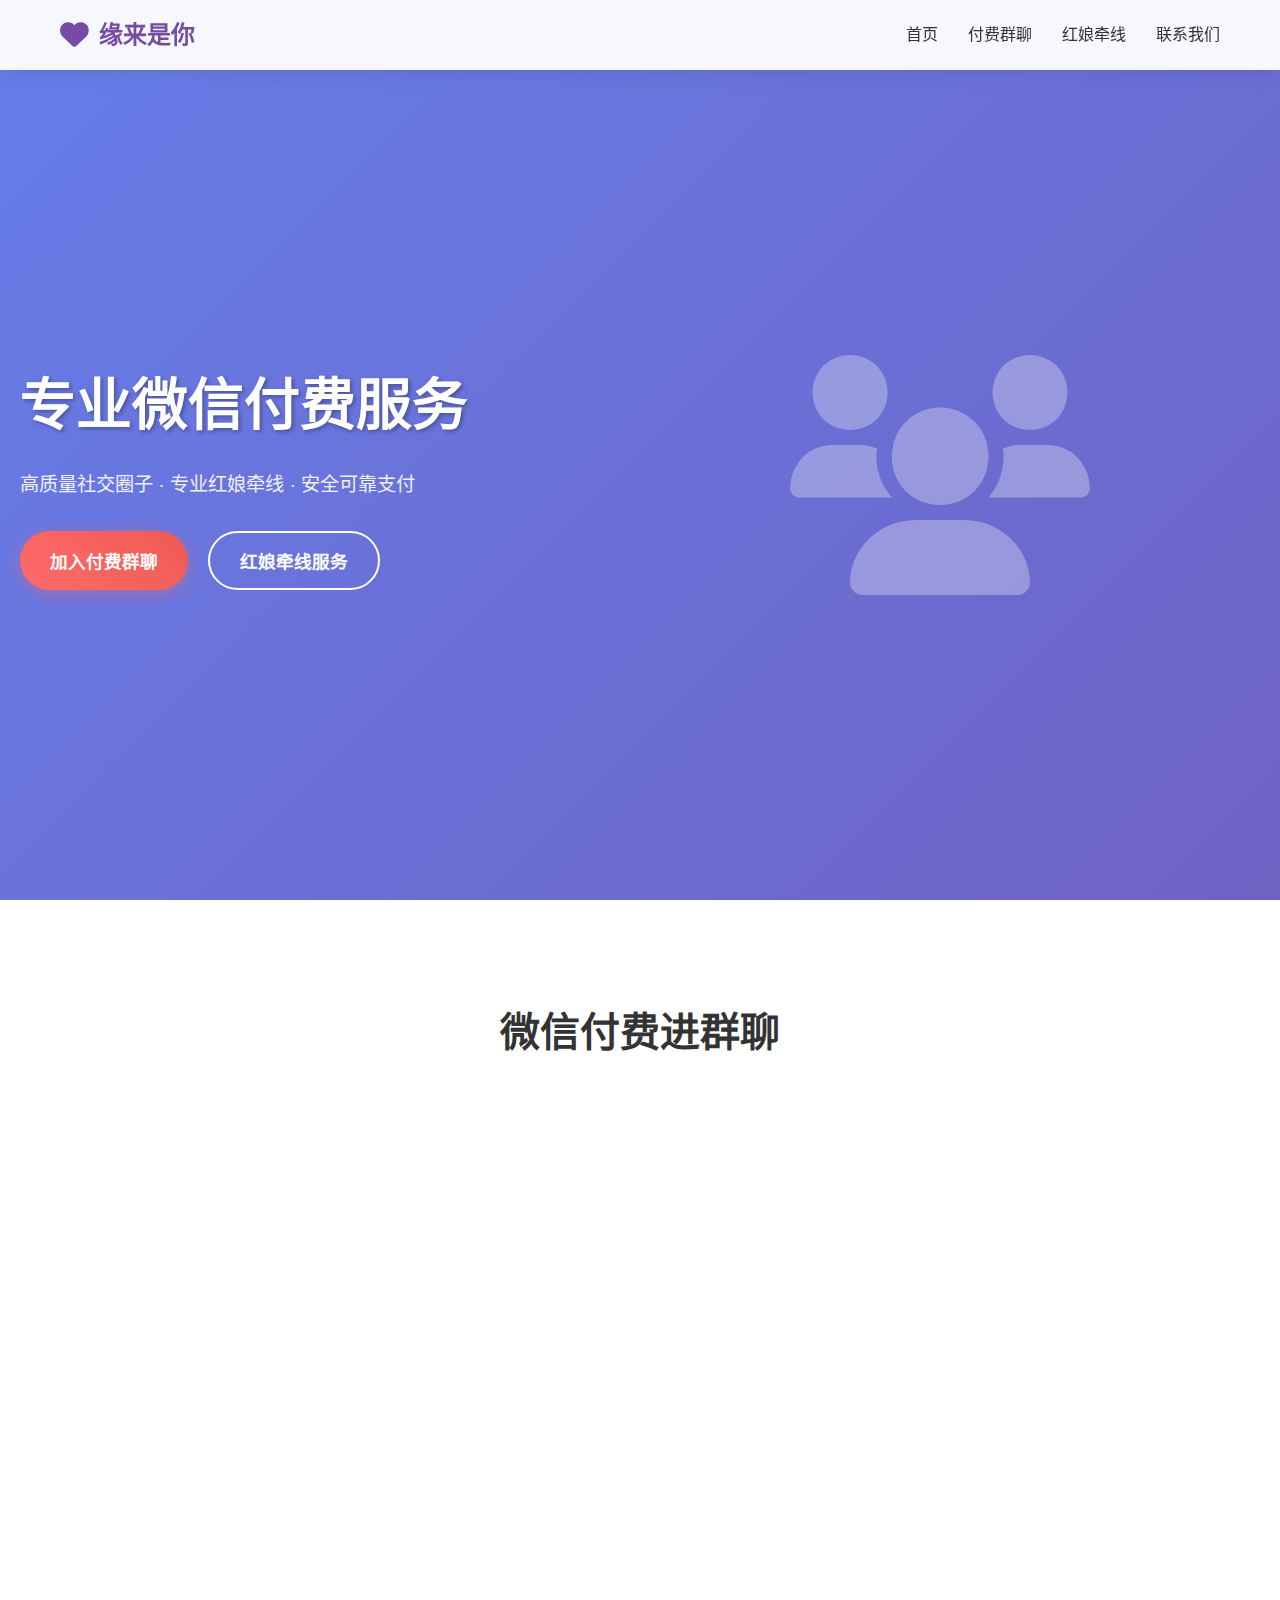
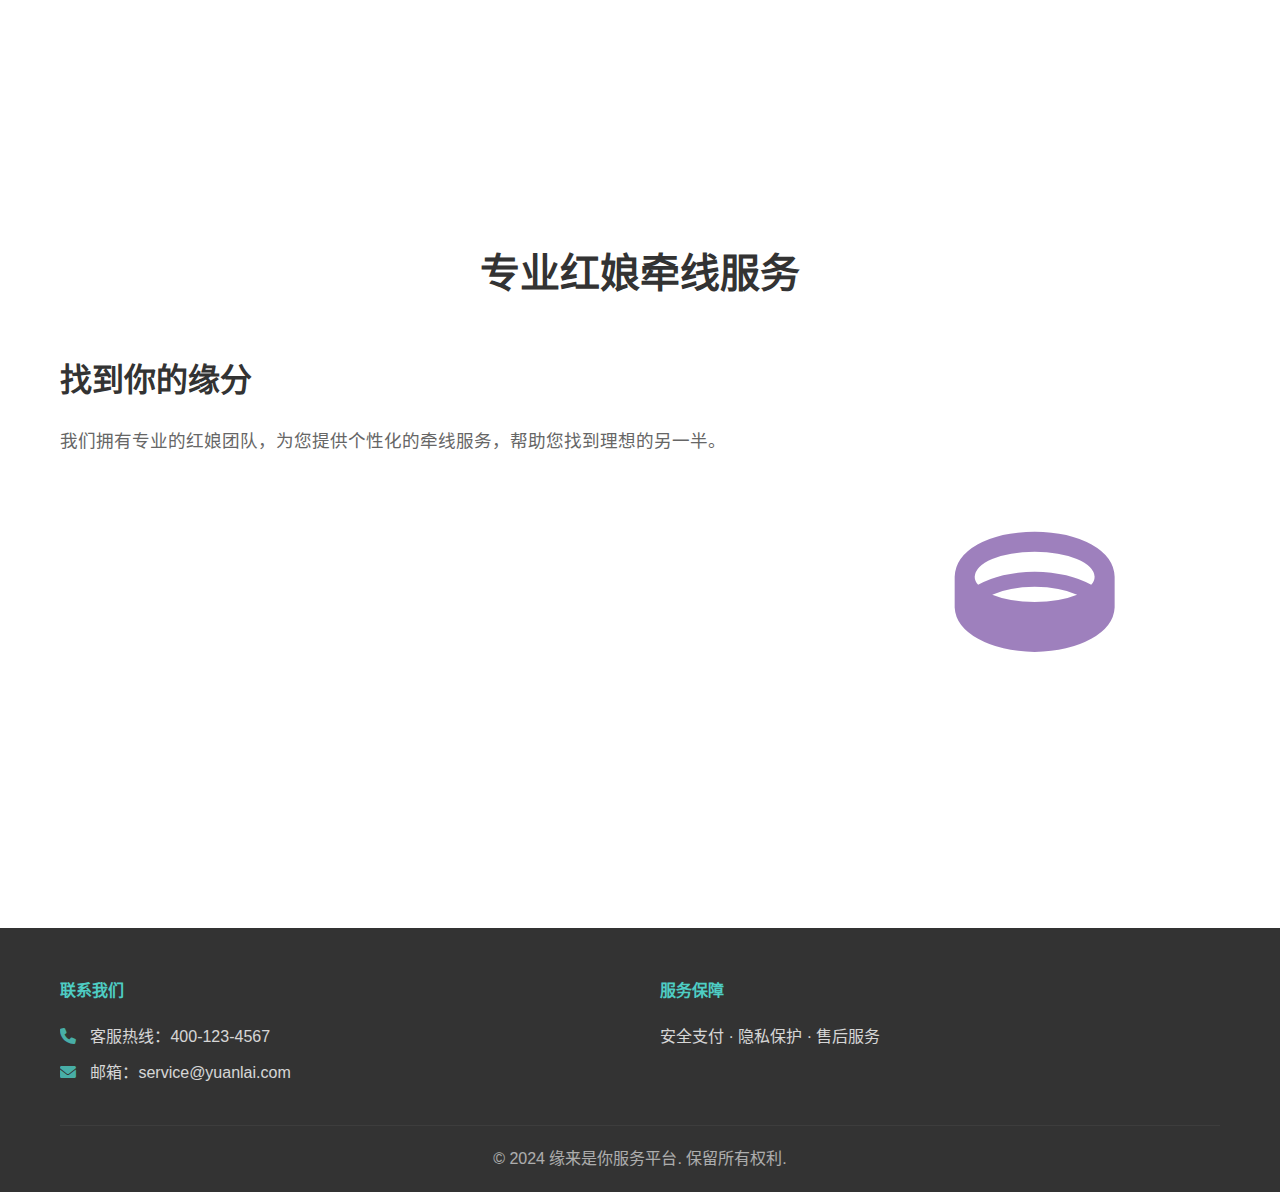
<file: index.html>
<!DOCTYPE html>
<html lang="zh-CN">
<head>
    <meta charset="UTF-8">
    <meta name="viewport" content="width=device-width, initial-scale=1.0">
    <title>微信付费进群聊 & 红娘牵线服务</title>
    <link rel="stylesheet" href="style.css">
    <link rel="stylesheet" href="https://cdnjs.cloudflare.com/ajax/libs/font-awesome/6.0.0/css/all.min.css">
</head>
<body>
    <!-- 导航栏 -->
    <nav class="navbar">
        <div class="nav-container">
            <div class="nav-logo">
                <i class="fas fa-heart"></i>
                <span>缘来是你</span>
            </div>
            <ul class="nav-menu">
                <li><a href="#home">首页</a></li>
                <li><a href="#groups">付费群聊</a></li>
                <li><a href="#matchmaking">红娘牵线</a></li>
                <li><a href="#contact">联系我们</a></li>
            </ul>
            <div class="hamburger">
                <span></span>
                <span></span>
                <span></span>
            </div>
        </div>
    </nav>

    <!-- 首页横幅 -->
    <section id="home" class="hero">
        <div class="hero-content">
            <h1>专业微信付费服务</h1>
            <p>高质量社交圈子 · 专业红娘牵线 · 安全可靠支付</p>
            <div class="hero-buttons">
                <button class="btn-primary" onclick="scrollToSection('groups')">加入付费群聊</button>
                <button class="btn-secondary" onclick="scrollToSection('matchmaking')">红娘牵线服务</button>
            </div>
        </div>
        <div class="hero-image">
            <i class="fas fa-users"></i>
        </div>
    </section>

    <!-- 付费群聊服务 -->
    <section id="groups" class="services">
        <div class="container">
            <h2>微信付费进群聊</h2>
            <div class="service-grid">
                <div class="service-card">
                    <div class="service-icon">
                        <i class="fas fa-graduation-cap"></i>
                    </div>
                    <h3>学习交流群</h3>
                    <p class="price">¥99/月</p>
                    <ul>
                        <li>专业学习资料分享</li>
                        <li>名师在线指导</li>
                        <li>学习伙伴互助</li>
                    </ul>
                    <button class="btn-buy" onclick="initiatePayment('学习交流群', 99)">立即加入</button>
                </div>
                
                <div class="service-card">
                    <div class="service-icon">
                        <i class="fas fa-briefcase"></i>
                    </div>
                    <h3>商务合作群</h3>
                    <p class="price">¥199/月</p>
                    <ul>
                        <li>高端商务人脉</li>
                        <li>项目合作机会</li>
                        <li>资源共享平台</li>
                    </ul>
                    <button class="btn-buy" onclick="initiatePayment('商务合作群', 199)">立即加入</button>
                </div>
                
                <div class="service-card">
                    <div class="service-icon">
                        <i class="fas fa-heart"></i>
                    </div>
                    <h3>情感交流群</h3>
                    <p class="price">¥149/月</p>
                    <ul>
                        <li>情感问题解答</li>
                        <li>心理专家指导</li>
                        <li>温暖互助社区</li>
                    </ul>
                    <button class="btn-buy" onclick="initiatePayment('情感交流群', 149)">立即加入</button>
                </div>
            </div>
        </div>
    </section>

    <!-- 红娘牵线服务 -->
    <section id="matchmaking" class="matchmaking">
        <div class="container">
            <h2>专业红娘牵线服务</h2>
            <div class="matchmaking-content">
                <div class="matchmaking-info">
                    <h3>找到你的缘分</h3>
                    <p>我们拥有专业的红娘团队，为您提供个性化的牵线服务，帮助您找到理想的另一半。</p>
                    
                    <div class="service-options">
                        <div class="option">
                            <h4>基础牵线服务</h4>
                            <p class="price">¥299</p>
                            <ul>
                                <li>专业红娘一对一咨询</li>
                                <li>3次匹配推荐</li>
                                <li>基础沟通指导</li>
                            </ul>
                            <button class="btn-buy" onclick="initiatePayment('基础牵线服务', 299)">选择服务</button>
                        </div>
                        
                        <div class="option">
                            <h4>高级牵线服务</h4>
                            <p class="price">¥599</p>
                            <ul>
                                <li>资深红娘全程服务</li>
                                <li>无限次匹配推荐</li>
                                <li>深度情感指导</li>
                                <li>约会安排协助</li>
                            </ul>
                            <button class="btn-buy" onclick="initiatePayment('高级牵线服务', 599)">选择服务</button>
                        </div>
                    </div>
                </div>
                
                <div class="matchmaking-image">
                    <i class="fas fa-ring"></i>
                </div>
            </div>
        </div>
    </section>

    <!-- 支付弹窗 -->
    <div id="paymentModal" class="modal">
        <div class="modal-content">
            <span class="close">&times;</span>
            <h3><i class="fas fa-credit-card"></i> 确认支付</h3>
            <div class="payment-info">
                <div class="payment-item">
                    <span class="label">服务项目：</span>
                    <span id="paymentService" class="value"></span>
                </div>
                <div class="payment-item">
                    <span class="label">支付金额：</span>
                    <span class="value">¥<span id="paymentAmount"></span></span>
                </div>
                <div class="payment-item">
                    <span class="label">订单编号：</span>
                    <span id="paymentOrderNo" class="value"></span>
                </div>
            </div>
            
            <div class="payment-methods">
                <h4>选择支付方式</h4>
                <div class="method-options">
                    <div class="method-option active" data-type="alipay">
                        <i class="fab fa-alipay"></i>
                        <span>支付宝支付</span>
                    </div>
                    <div class="method-option" data-type="wxpay">
                        <i class="fab fa-weixin"></i>
                        <span>微信支付</span>
                    </div>
                    <div class="method-option" data-type="bank">
                        <i class="fas fa-university"></i>
                        <span>银行卡支付</span>
                    </div>
                </div>
            </div>
            
            <div class="payment-actions">
                <button class="btn-cancel" onclick="closePaymentModal()">取消</button>
                <button class="btn-pay" onclick="processPayment()">
                    <i class="fas fa-lock"></i>
                    安全支付
                </button>
            </div>
            
            <div class="payment-security">
                <i class="fas fa-shield-alt"></i>
                <span>支付安全由支付宝/微信/银行保障</span>
            </div>
        </div>
    </div>

    <!-- 页脚 -->
    <footer class="footer">
        <div class="container">
            <div class="footer-content">
                <div class="footer-section">
                    <h4>联系我们</h4>
                    <p><i class="fas fa-phone"></i> 客服热线：400-123-4567</p>
                    <p><i class="fas fa-envelope"></i> 邮箱：service@yuanlai.com</p>
                </div>
                <div class="footer-section">
                    <h4>服务保障</h4>
                    <p>安全支付 · 隐私保护 · 售后服务</p>
                </div>
            </div>
            <div class="footer-bottom">
                <p>&copy; 2024 缘来是你服务平台. 保留所有权利.</p>
            </div>
        </div>
    </footer>

    <script src="script.js"></script>
</body>
</html>
</file>
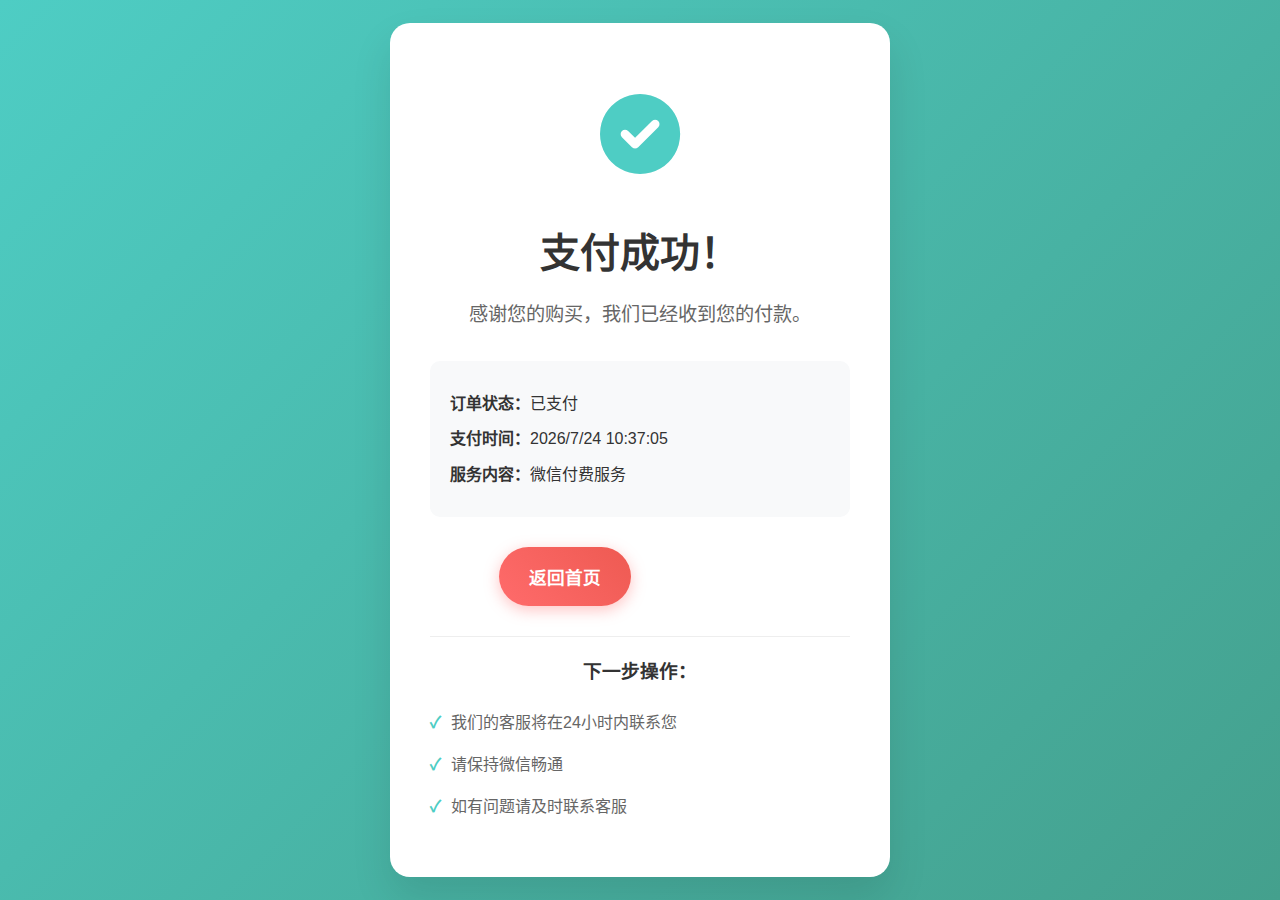
<file: success.html>
<!DOCTYPE html>
<html lang="zh-CN">
<head>
    <meta charset="UTF-8">
    <meta name="viewport" content="width=device-width, initial-scale=1.0">
    <title>支付成功 - 缘来是你服务平台</title>
    <link rel="stylesheet" href="style.css">
    <link rel="stylesheet" href="https://cdnjs.cloudflare.com/ajax/libs/font-awesome/6.0.0/css/all.min.css">
</head>
<body style="background: linear-gradient(135deg, #4ecdc4 0%, #44a08d 100%);">
    <div class="success-container">
        <div class="success-card">
            <div class="success-icon">
                <i class="fas fa-check-circle"></i>
            </div>
            <h1>支付成功！</h1>
            <p>感谢您的购买，我们已经收到您的付款。</p>
            <div class="success-details">
                <p><strong>订单状态：</strong>已支付</p>
                <p><strong>支付时间：</strong><span id="paymentTime"></span></p>
                <p><strong>服务内容：</strong><span id="serviceName"></span></p>
            </div>
            <div class="success-actions">
                <button class="btn-primary" onclick="goHome()">返回首页</button>
                <button class="btn-secondary" onclick="contactSupport()">联系客服</button>
            </div>
            <div class="success-tips">
                <h3>下一步操作：</h3>
                <ul>
                    <li>我们的客服将在24小时内联系您</li>
                    <li>请保持微信畅通</li>
                    <li>如有问题请及时联系客服</li>
                </ul>
            </div>
        </div>
    </div>

    <script>
        // 显示支付时间
        document.getElementById('paymentTime').textContent = new Date().toLocaleString('zh-CN');
        
        // 从URL参数获取服务名称
        const urlParams = new URLSearchParams(window.location.search);
        const service = urlParams.get('service') || '微信付费服务';
        document.getElementById('serviceName').textContent = service;
        
        function goHome() {
            window.location.href = 'index.html';
        }
        
        function contactSupport() {
            window.location.href = 'tel:4001234567';
        }
    </script>

    <style>
        .success-container {
            min-height: 100vh;
            display: flex;
            align-items: center;
            justify-content: center;
            padding: 20px;
        }
        
        .success-card {
            background: white;
            padding: 50px 40px;
            border-radius: 20px;
            text-align: center;
            box-shadow: 0 20px 40px rgba(0, 0, 0, 0.1);
            max-width: 500px;
            width: 100%;
        }
        
        .success-icon {
            font-size: 5rem;
            color: #4ecdc4;
            margin-bottom: 20px;
        }
        
        .success-card h1 {
            color: #333;
            margin-bottom: 15px;
            font-size: 2.5rem;
        }
        
        .success-card > p {
            color: #666;
            font-size: 1.2rem;
            margin-bottom: 30px;
        }
        
        .success-details {
            background: #f8f9fa;
            padding: 20px;
            border-radius: 10px;
            margin: 30px 0;
            text-align: left;
        }
        
        .success-details p {
            margin: 10px 0;
            color: #333;
        }
        
        .success-actions {
            display: flex;
            gap: 15px;
            justify-content: center;
            margin: 30px 0;
        }
        
        .success-tips {
            margin-top: 30px;
            padding-top: 20px;
            border-top: 1px solid #eee;
        }
        
        .success-tips h3 {
            color: #333;
            margin-bottom: 15px;
        }
        
        .success-tips ul {
            list-style: none;
            text-align: left;
        }
        
        .success-tips li {
            padding: 8px 0;
            color: #666;
        }
        
        .success-tips li:before {
            content: "✓";
            color: #4ecdc4;
            font-weight: bold;
            margin-right: 10px;
        }
        
        @media (max-width: 480px) {
            .success-card {
                padding: 30px 20px;
            }
            
            .success-actions {
                flex-direction: column;
            }
            
            .success-icon {
                font-size: 4rem;
            }
            
            .success-card h1 {
                font-size: 2rem;
            }
        }
    </style>
</body>
</html>
</file>
<file: style.css>
/* 基础样式重置 */
* {
    margin: 0;
    padding: 0;
    box-sizing: border-box;
}

body {
    font-family: 'Arial', 'Microsoft YaHei', sans-serif;
    line-height: 1.6;
    color: #333;
    background: linear-gradient(135deg, #667eea 0%, #764ba2 100%);
    min-height: 100vh;
}

.container {
    max-width: 1200px;
    margin: 0 auto;
    padding: 0 20px;
}

/* 导航栏样式 */
.navbar {
    background: rgba(255, 255, 255, 0.95);
    backdrop-filter: blur(10px);
    position: fixed;
    top: 0;
    width: 100%;
    z-index: 1000;
    box-shadow: 0 2px 20px rgba(0, 0, 0, 0.1);
}

.nav-container {
    max-width: 1200px;
    margin: 0 auto;
    padding: 0 20px;
    display: flex;
    justify-content: space-between;
    align-items: center;
    height: 70px;
}

.nav-logo {
    display: flex;
    align-items: center;
    font-size: 1.5rem;
    font-weight: bold;
    color: #764ba2;
}

.nav-logo i {
    margin-right: 10px;
    font-size: 1.8rem;
}

.nav-menu {
    display: flex;
    list-style: none;
    gap: 30px;
}

.nav-menu a {
    text-decoration: none;
    color: #333;
    font-weight: 500;
    transition: color 0.3s;
}

.nav-menu a:hover {
    color: #764ba2;
}

.hamburger {
    display: none;
    flex-direction: column;
    cursor: pointer;
}

.hamburger span {
    width: 25px;
    height: 3px;
    background: #333;
    margin: 3px 0;
    transition: 0.3s;
}

/* 首页横幅 */
.hero {
    min-height: 100vh;
    display: flex;
    align-items: center;
    justify-content: space-between;
    padding: 100px 20px 50px;
    color: white;
}

.hero-content {
    flex: 1;
    max-width: 600px;
}

.hero-content h1 {
    font-size: 3.5rem;
    margin-bottom: 20px;
    text-shadow: 2px 2px 4px rgba(0, 0, 0, 0.3);
}

.hero-content p {
    font-size: 1.2rem;
    margin-bottom: 30px;
    opacity: 0.9;
}

.hero-buttons {
    display: flex;
    gap: 20px;
}

.hero-image {
    flex: 1;
    text-align: center;
}

.hero-image i {
    font-size: 15rem;
    opacity: 0.3;
    color: white;
}

/* 按钮样式 */
.btn-primary, .btn-secondary, .btn-buy, .btn-pay {
    padding: 15px 30px;
    border: none;
    border-radius: 50px;
    font-size: 1.1rem;
    font-weight: bold;
    cursor: pointer;
    transition: all 0.3s;
    text-decoration: none;
    display: inline-block;
}

.btn-primary {
    background: linear-gradient(45deg, #ff6b6b, #ee5a52);
    color: white;
    box-shadow: 0 4px 15px rgba(255, 107, 107, 0.4);
}

.btn-secondary {
    background: transparent;
    color: white;
    border: 2px solid white;
}

.btn-buy {
    background: linear-gradient(45deg, #4ecdc4, #44a08d);
    color: white;
    width: 100%;
    margin-top: 20px;
}

.btn-pay {
    background: linear-gradient(45deg, #f093fb, #f5576c);
    color: white;
    width: 100%;
    padding: 20px;
    font-size: 1.2rem;
}

.btn-primary:hover, .btn-buy:hover, .btn-pay:hover {
    transform: translateY(-2px);
    box-shadow: 0 6px 20px rgba(0, 0, 0, 0.3);
}

.btn-secondary:hover {
    background: white;
    color: #764ba2;
}

/* 服务区域 */
.services, .matchmaking {
    padding: 100px 0;
    background: white;
}

.services h2, .matchmaking h2 {
    text-align: center;
    font-size: 2.5rem;
    margin-bottom: 50px;
    color: #333;
}

.service-grid {
    display: grid;
    grid-template-columns: repeat(auto-fit, minmax(300px, 1fr));
    gap: 30px;
    margin-top: 50px;
}

.service-card {
    background: #f8f9fa;
    padding: 40px 30px;
    border-radius: 20px;
    text-align: center;
    box-shadow: 0 10px 30px rgba(0, 0, 0, 0.1);
    transition: transform 0.3s;
}

.service-card:hover {
    transform: translateY(-10px);
}

.service-icon {
    width: 80px;
    height: 80px;
    background: linear-gradient(45deg, #667eea, #764ba2);
    border-radius: 50%;
    display: flex;
    align-items: center;
    justify-content: center;
    margin: 0 auto 20px;
}

.service-icon i {
    font-size: 2rem;
    color: white;
}

.service-card h3 {
    font-size: 1.5rem;
    margin-bottom: 15px;
    color: #333;
}

.price {
    font-size: 2rem;
    font-weight: bold;
    color: #f5576c;
    margin-bottom: 20px;
}

.service-card ul {
    list-style: none;
    text-align: left;
    margin-bottom: 20px;
}

.service-card li {
    padding: 8px 0;
    border-bottom: 1px solid #eee;
}

.service-card li:before {
    content: "✓";
    color: #4ecdc4;
    font-weight: bold;
    margin-right: 10px;
}

/* 红娘服务样式 */
.matchmaking-content {
    display: grid;
    grid-template-columns: 2fr 1fr;
    gap: 50px;
    align-items: center;
}

.matchmaking-info h3 {
    font-size: 2rem;
    margin-bottom: 20px;
    color: #333;
}

.matchmaking-info p {
    font-size: 1.1rem;
    margin-bottom: 30px;
    color: #666;
}

.service-options {
    display: grid;
    grid-template-columns: repeat(auto-fit, minmax(250px, 1fr));
    gap: 30px;
}

.option {
    background: #f8f9fa;
    padding: 30px;
    border-radius: 15px;
    box-shadow: 0 5px 20px rgba(0, 0, 0, 0.1);
}

.option h4 {
    font-size: 1.3rem;
    margin-bottom: 15px;
    color: #333;
}

.matchmaking-image {
    text-align: center;
}

.matchmaking-image i {
    font-size: 10rem;
    color: #764ba2;
    opacity: 0.7;
}

/* 支付弹窗 */
.modal {
    display: none;
    position: fixed;
    z-index: 2000;
    left: 0;
    top: 0;
    width: 100%;
    height: 100%;
    background: rgba(0, 0, 0, 0.5);
    backdrop-filter: blur(5px);
}

.modal-content {
    background: white;
    margin: 10% auto;
    padding: 30px;
    border-radius: 20px;
    width: 90%;
    max-width: 450px;
    position: relative;
    animation: modalSlideIn 0.3s;
    box-shadow: 0 20px 40px rgba(0, 0, 0, 0.2);
}

@keyframes modalSlideIn {
    from {transform: translateY(-50px); opacity: 0;}
    to {transform: translateY(0); opacity: 1;}
}

.close {
    position: absolute;
    right: 20px;
    top: 20px;
    font-size: 1.8rem;
    cursor: pointer;
    color: #999;
    transition: color 0.3s;
}

.close:hover {
    color: #333;
}

.modal-content h3 {
    text-align: center;
    margin-bottom: 25px;
    color: #333;
    font-size: 1.5rem;
}

.modal-content h3 i {
    color: #4ecdc4;
    margin-right: 10px;
}

.payment-info {
    background: #f8f9fa;
    border-radius: 10px;
    padding: 20px;
    margin-bottom: 25px;
}

.payment-item {
    display: flex;
    justify-content: space-between;
    align-items: center;
    margin: 12px 0;
    padding: 8px 0;
    border-bottom: 1px solid #eee;
}

.payment-item:last-child {
    border-bottom: none;
}

.payment-item .label {
    font-weight: 600;
    color: #666;
}

.payment-item .value {
    font-weight: 600;
    color: #333;
}

.payment-methods {
    margin-bottom: 25px;
}

.payment-methods h4 {
    margin-bottom: 15px;
    color: #333;
    font-size: 1.1rem;
}

.method-options {
    display: grid;
    grid-template-columns: repeat(3, 1fr);
    gap: 10px;
}

.method-option {
    display: flex;
    flex-direction: column;
    align-items: center;
    padding: 15px 10px;
    border: 2px solid #e0e0e0;
    border-radius: 10px;
    cursor: pointer;
    transition: all 0.3s;
    text-align: center;
}

.method-option:hover {
    border-color: #4ecdc4;
    background: #f8ffff;
}

.method-option.active {
    border-color: #4ecdc4;
    background: #f0f9f8;
    color: #4ecdc4;
}

.method-option i {
    font-size: 1.8rem;
    margin-bottom: 8px;
}

.method-option span {
    font-size: 0.9rem;
    font-weight: 500;
}

.payment-actions {
    display: flex;
    gap: 15px;
    margin-bottom: 20px;
}

.btn-cancel {
    flex: 1;
    padding: 15px;
    border: 2px solid #ddd;
    background: white;
    color: #666;
    border-radius: 10px;
    font-weight: 600;
    cursor: pointer;
    transition: all 0.3s;
}

.btn-cancel:hover {
    border-color: #999;
    background: #f5f5f5;
}

.btn-pay {
    flex: 2;
    padding: 15px;
    background: linear-gradient(45deg, #4ecdc4, #44a08d);
    color: white;
    border: none;
    border-radius: 10px;
    font-weight: 600;
    cursor: pointer;
    transition: all 0.3s;
    display: flex;
    align-items: center;
    justify-content: center;
    gap: 8px;
}

.btn-pay:hover {
    transform: translateY(-2px);
    box-shadow: 0 5px 15px rgba(78, 205, 196, 0.4);
}

.payment-security {
    text-align: center;
    padding: 15px;
    background: #f8f9fa;
    border-radius: 10px;
    color: #666;
    font-size: 0.9rem;
}

.payment-security i {
    color: #4ecdc4;
    margin-right: 8px;
}

/* 页脚 */
.footer {
    background: #333;
    color: white;
    padding: 50px 0 20px;
}

.footer-content {
    display: grid;
    grid-template-columns: repeat(auto-fit, minmax(250px, 1fr));
    gap: 40px;
    margin-bottom: 30px;
}

.footer-section h4 {
    margin-bottom: 20px;
    color: #4ecdc4;
}

.footer-section p {
    margin: 10px 0;
    opacity: 0.8;
}

.footer-section i {
    margin-right: 10px;
    color: #4ecdc4;
}

.footer-bottom {
    text-align: center;
    padding-top: 20px;
    border-top: 1px solid #444;
    opacity: 0.6;
}

/* 支付错误提示动画 */
@keyframes slideInRight {
    from {
        transform: translateX(100%);
        opacity: 0;
    }
    to {
        transform: translateX(0);
        opacity: 1;
    }
}

@keyframes slideOutRight {
    from {
        transform: translateX(0);
        opacity: 1;
    }
    to {
        transform: translateX(100%);
        opacity: 0;
    }
}

/* 支付加载状态 */
.btn-pay:disabled {
    opacity: 0.7;
    cursor: not-allowed;
}

.btn-pay .fa-spinner {
    margin-right: 8px;
}

/* 响应式设计 */
@media (max-width: 768px) {
    .hamburger {
        display: flex;
    }
    
    .nav-menu {
        position: fixed;
        left: -100%;
        top: 70px;
        flex-direction: column;
        background: white;
        width: 100%;
        text-align: center;
        transition: 0.3s;
        box-shadow: 0 10px 27px rgba(0, 0, 0, 0.05);
        padding: 20px 0;
    }
    
    .nav-menu.active {
        left: 0;
    }
    
    .hero {
        flex-direction: column;
        text-align: center;
        padding: 120px 20px 50px;
    }
    
    .hero-content h1 {
        font-size: 2.5rem;
    }
    
    .hero-buttons {
        flex-direction: column;
        gap: 15px;
    }
    
    .hero-image i {
        font-size: 8rem;
        margin-top: 30px;
    }
    
    .matchmaking-content {
        grid-template-columns: 1fr;
        gap: 30px;
    }
    
    .matchmaking-image i {
        font-size: 6rem;
    }
    
    .service-grid {
        grid-template-columns: 1fr;
    }
    
    .service-options {
        grid-template-columns: 1fr;
    }
}

@media (max-width: 480px) {
    .hero-content h1 {
        font-size: 2rem;
    }
    
    .services h2, .matchmaking h2 {
        font-size: 2rem;
    }
    
    .modal-content {
        margin: 20% auto;
        padding: 30px 20px;
    }
}
</file>
